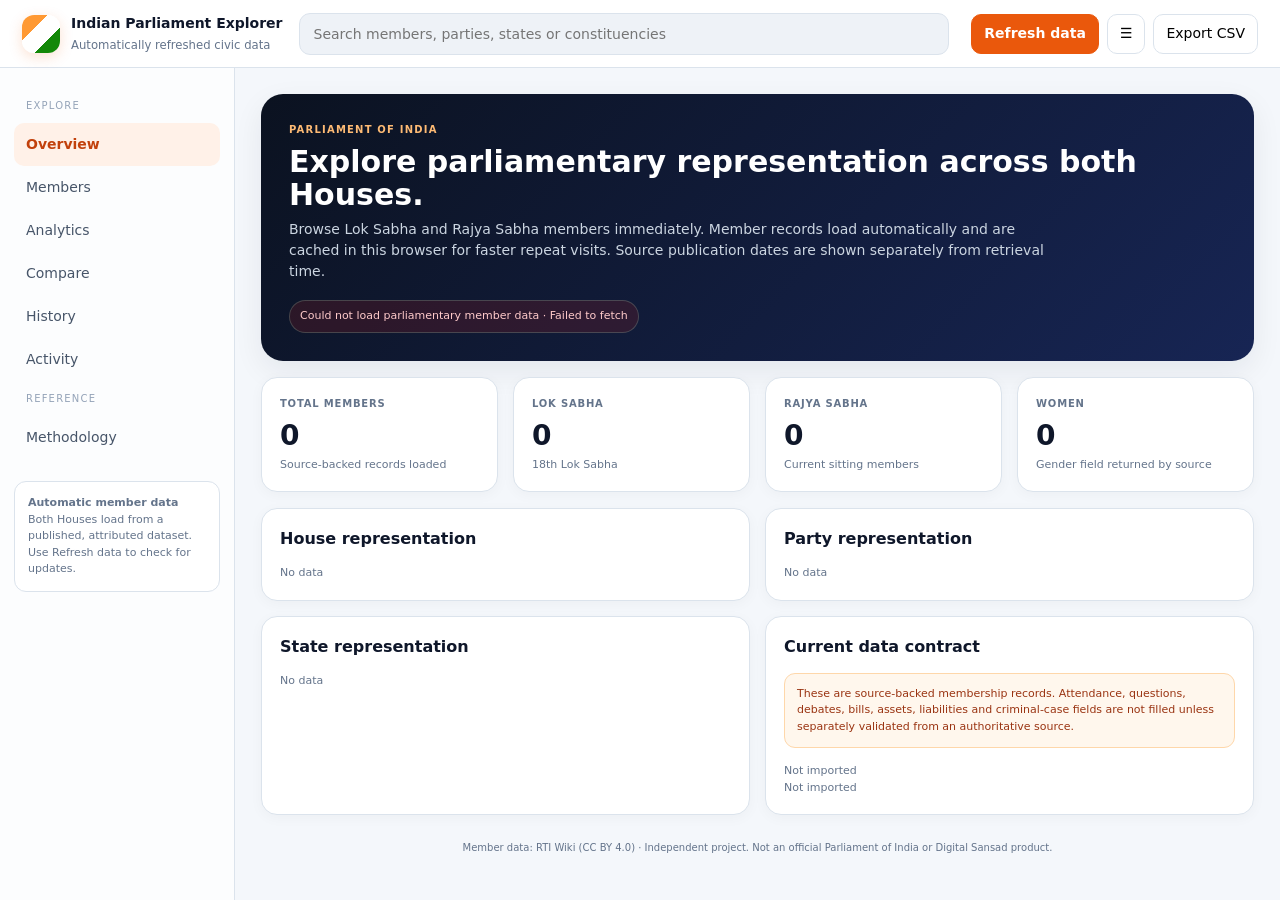
<file: index.html>
<!doctype html>
<html lang="en">
<head>
<meta charset="utf-8">
<meta name="viewport" content="width=device-width,initial-scale=1">
<meta name="theme-color" content="#0b1220">
<title>Indian Parliament Explorer</title>
<link rel="stylesheet" href="styles.css">
</head>
<body>
<header class="top"><div class="brand"><div class="mark"></div><div><strong>Indian Parliament Explorer</strong><small>Automatically refreshed civic data</small></div></div><div class="search"><input id="globalSearch" aria-label="Search members, parties, states or constituencies" placeholder="Search members, parties, states or constituencies"></div><div class="actions"><button class="btn primary" id="refreshData" aria-label="Refresh parliamentary member data">Refresh data</button><button class="btn" id="menu" aria-label="Toggle navigation">☰</button><button class="btn" id="export" aria-label="Export filtered member records as CSV">Export CSV</button></div></header>
<div class="shell" id="shell"><aside><nav class="nav"><div class="nav-label">Explore</div><button class="active" data-view="overview">Overview</button><button data-view="members">Members</button><button data-view="analytics">Analytics</button><button data-view="compare">Compare</button><button data-view="history">History</button><button data-view="activity">Activity</button><div class="nav-label">Reference</div><button data-view="methodology">Methodology</button></nav><div class="source-note"><strong>Automatic member data</strong><br>Both Houses load from a published, attributed dataset. Use Refresh data to check for updates.</div></aside><main>
<section id="overview" class="view active"><div class="hero"><div class="eyebrow">Parliament of India</div><h1>Explore parliamentary representation across both Houses.</h1><p>Browse Lok Sabha and Rajya Sabha members immediately. Member records load automatically and are cached in this browser for faster repeat visits. Source publication dates are shown separately from retrieval time.</p><div id="sourceStatus" class="status">Loading Lok Sabha and Rajya Sabha member records…</div></div><div id="kpis" class="grid kpis"></div><div class="grid two"><div class="card"><h2>House representation</h2><div id="houseBars"></div></div><div class="card"><h2>Party representation</h2><div id="partyBars"></div></div></div><div class="grid two" style="margin-top:15px"><div class="card"><h2>State representation</h2><div id="stateBars"></div></div><div class="card"><h2>Current data contract</h2><div class="notice">These are source-backed membership records. Attendance, questions, debates, bills, assets, liabilities and criminal-case fields are not filled unless separately validated from an authoritative source.</div><div id="coverage"></div></div></div></section>
<section id="members" class="view"><div class="eyebrow">Directory</div><h1>Members</h1><div class="toolbar"><select id="houseFilter" class="field"><option value="">All houses</option><option>Lok Sabha</option><option>Rajya Sabha</option></select><select id="partyFilter" class="field"><option value="">All parties</option></select><select id="stateFilter" class="field"><option value="">All states/UTs</option></select><select id="sortFilter" class="field"><option value="name">Name</option><option value="party">Party</option><option value="state">State</option><option value="house">House</option></select><label class="filter-label" for="ageFilter">Age range</label><select id="ageFilter" class="field"><option value="">Any age</option><option value="under40">Under 40</option><option value="40-59">40–59</option><option value="60plus">60+</option></select><label class="filter-label" for="termsFilter">Terms served</label><select id="termsFilter" class="field"><option value="">Any tenure</option><option value="1">1 term</option><option value="2plus">2+ terms</option></select><button id="reset" class="btn">Reset</button></div><div class="notice">Search and filters operate on the automatically loaded member directory. Use Refresh data to check the published source for updates; exported files contain only the currently filtered records.</div><div id="memberResults"></div></section>
<section id="analytics" class="view"><div class="eyebrow">Calculated from the loaded member directory</div><h1>Analytics</h1><div class="notice">All figures in this view are calculated from the loaded member records. They are derived statistics, not separately sourced parliamentary facts.</div><div class="grid three"><div class="card"><h2>Gender by House</h2><div id="genderByHouse"></div></div><div class="card"><h2>Age distribution</h2><div id="ageDistribution"></div></div><div class="card"><h2>House mix</h2><div id="houseMix"></div></div></div><div class="grid two" style="margin-top:15px"><div class="card"><h2>Party representation by House</h2><div id="partyByHouse"></div></div><div class="card"><h2>State/UT representation by House</h2><div id="stateByHouse"></div></div></div><div class="card" style="margin-top:15px"><h2>Top parties</h2><div id="topParties"></div></div><div class="card" style="margin-top:15px"><h2>Unsupported dimensions</h2><div id="unsupportedAnalytics" class="unsupported"></div></div></section>
<section id="compare" class="view"><div class="eyebrow">Parliament-wide comparison</div><h1>Compare Houses</h1><div class="notice">All counts below are calculated from the loaded records. They describe representation in the source snapshot and do not classify majority, opposition, elected or nominated status.</div><div id="comparisonSummary" class="compare-summary"></div><div class="card"><h2>Compare individual members</h2><div class="muted">Select up to four members for a source-backed side-by-side comparison.</div><div id="comparePickers" class="grid two"></div></div><div id="compareResult" class="card" style="margin-top:15px"></div></section>
<section id="activity" class="view"><div class="eyebrow">Official parliamentary activity</div><h1>Parliamentary activity</h1><div class="notice">This view is a discovery layer for official parliamentary activity resources. It links to Digital Sansad and the Parliament Digital Library rather than copying unvalidated activity records into the application. The linked resources may expose live or session-specific information.</div><div class="grid two activity-grid"><div class="card activity-card"><div class="pill">Lok Sabha</div><h2>Questions</h2><p class="muted">Questions, answers, question lists, calendars and related search resources.</p><a class="btn primary" href="https://sansad.in/ls/siteMap" target="_blank" rel="noreferrer">Open official resources</a></div><div class="card activity-card"><div class="pill">Lok Sabha</div><h2>Debates</h2><p class="muted">Uncorrected and corrected debates, debate search, synopsis and historical proceedings.</p><a class="btn primary" href="https://sansad.in/ls/siteMap" target="_blank" rel="noreferrer">Open official resources</a></div><div class="card activity-card"><div class="pill">Lok Sabha</div><h2>Legislation</h2><p class="muted">Official business and legislation resources covering Bills and related parliamentary material.</p><a class="btn primary" href="https://sansad.in/ls/business" target="_blank" rel="noreferrer">Open House Business</a></div><div class="card activity-card"><div class="pill">Lok Sabha</div><h2>Committees</h2><p class="muted">Committee composition, membership and related parliamentary committee resources.</p><a class="btn primary" href="https://sansad.in/ls/committee/committee-members" target="_blank" rel="noreferrer">Open committee members</a></div><div class="card activity-card"><div class="pill">Rajya Sabha</div><h2>Questions, debates and Bills</h2><p class="muted">The official House Business section provides questions, synopsis of debates and legislative business.</p><a class="btn primary" href="https://sansad.in/rs/house-business" target="_blank" rel="noreferrer">Open House Business</a></div><div class="card activity-card"><div class="pill">Rajya Sabha</div><h2>Activity dashboard</h2><p class="muted">Official dashboard entry point for debates, question notices, committee reports and Bills.</p><a class="btn primary" href="https://sansad.in/rs/dashboard" target="_blank" rel="noreferrer">Open dashboard</a></div><div class="card activity-card"><div class="pill">Rajya Sabha</div><h2>Committees</h2><p class="muted">Committee information and current parliamentary committee resources are available through the official site.</p><a class="btn primary" href="https://sansad.in/rs/siteMap" target="_blank" rel="noreferrer">Open official resources</a></div><div class="card activity-card"><div class="pill">Historical</div><h2>Parliament Digital Library</h2><p class="muted">Searchable parliamentary documents including historical debates, questions and committee material.</p><a class="btn primary" href="https://eparlib.sansad.in/" target="_blank" rel="noreferrer">Open digital library</a></div></div><div class="card" style="margin-top:15px"><h2>What is intentionally not calculated</h2><div class="unsupported">The explorer does not currently calculate member activity totals, attendance, debate participation, questions asked, Bills introduced, committee performance or similar rankings from these resources. Those metrics require separately validated, reproducible datasets and definitions.</div></div></section><section id="history" class="view"><div class="eyebrow">Historical reference</div><h1>Parliament history</h1><div class="notice">This history layer is an index to authoritative parliamentary archives. The chronology below records Lok Sabha periods and official archive links; it does not reproduce an unvalidated historical membership or election dataset.</div><div class="history-grid"><div class="card"><h2>Lok Sabha timeline</h2><div id="lokSabhaTimeline" class="timeline"><div class="muted">Loading historical archive…</div></div></div><div class="card"><h2>Rajya Sabha since 1952</h2><div id="rajyaSabhaHistory"></div></div></div><div class="card" style="margin-top:15px"><h2>Historical sources</h2><div id="historySources" class="method"></div></div></section><section id="methodology" class="view"><div class="eyebrow">Provenance</div><h1>Methodology</h1><div class="method"><div><strong>Primary sources</strong><br><a href="https://sansad.in/ls/members" target="_blank" rel="noreferrer">Lok Sabha member directory</a> · <a href="https://sansad.in/rs/members" target="_blank" rel="noreferrer">Rajya Sabha member directory</a>.</div><div><strong>Local import time</strong><br><span id="retrievedAt">Source metadata loading</span><br><span class="muted">This records when the file was imported, not when its source data was published.</span></div><div><strong>Coverage</strong><br>Coverage is determined by the two published source snapshots; the overview shows the loaded member counts for each House.</div><div><strong>Imported fields</strong><br>Name, house, party, state/UT, constituency where supplied, membership status, terms and available biographical fields.</div><div><strong>Unavailable fields</strong><br>Attendance, questions, debates, bills, assets, liabilities and criminal cases remain null unless separately validated from authoritative source records.</div><div><strong>Derived values</strong><br>Counts, shares, rankings and comparisons shown by the application are calculated from the locally imported records and are not presented as directly sourced facts.</div><div><strong>Member data</strong><br>Member records load automatically from the RTI Wiki published JSON snapshots. The app caches successful loads in browser storage and does not call Digital Sansad APIs directly. Source as-of dates and retrieval time are displayed separately.</div><div><strong>Historical reference layer</strong><br>Historical chronology and archive links are maintained in <code>data/history.json</code> and loaded locally.</div><div><strong>Archive</strong><br><code>legacy.html</code> is retained only as an archival copy of the previous application and is not used by the production data loader.</div><div><strong>Report a data issue</strong><br><a href="https://github.com/Aaqibhafeezkhan/IndianParliamentInfographic/issues/new?template=blank" target="_blank" rel="noreferrer">Open a correction report on GitHub</a>. Include the member, field, official source URL and retrieval date.</div></div></section>
<div class="footer">Member data: RTI Wiki (CC BY 4.0) · Independent project. Not an official Parliament of India or Digital Sansad product.</div></main></div>
<div class="modal" id="modal"><div class="dialog"><div class="dialog-head"><div><strong id="modalName"></strong><div id="modalMeta" class="muted"></div></div><button class="close" id="close">×</button></div><div class="dialog-body" id="modalBody"></div></div></div>
<script src="data/loader.js"></script>
<script src="app.js"></script>
</body>
</html>
</file>
<file: styles.css>
:root{--bg:#f4f7fb;--panel:#fff;--soft:#eef2f7;--text:#0f172a;--muted:#64748b;--line:#dbe3ec;--orange:#ea580c;--blue:#2563eb;--green:#15803d;--red:#dc2626;--shadow:0 10px 30px rgba(15,23,42,.07);--radius:16px}*{box-sizing:border-box}body{margin:0;background:var(--bg);color:var(--text);font:14px/1.5 Inter,system-ui,-apple-system,BlinkMacSystemFont,"Segoe UI",sans-serif}button,input,select{font:inherit}button{cursor:pointer}.top{height:68px;position:sticky;top:0;z-index:20;background:rgba(255,255,255,.94);backdrop-filter:blur(14px);border-bottom:1px solid var(--line);display:flex;align-items:center;gap:16px;padding:0 22px}.brand{display:flex;gap:11px;align-items:center;min-width:245px}.mark{width:38px;height:38px;border-radius:12px;background:linear-gradient(135deg,#ff9933 0 33%,#fff 33% 66%,#138808 66%);box-shadow:0 4px 14px rgba(234,88,12,.18)}.brand strong{display:block}.brand small{color:var(--muted)}.search{flex:1;max-width:650px}.search input{width:100%;height:42px;border:1px solid var(--line);border-radius:11px;background:var(--soft);padding:0 14px;outline:0}.actions{margin-left:auto;display:flex;gap:8px}.btn,.select{height:40px;border:1px solid var(--line);background:#fff;border-radius:10px;padding:0 12px}.btn.primary{background:var(--orange);border-color:var(--orange);color:#fff;font-weight:700}.shell{display:grid;grid-template-columns:235px 1fr;min-height:calc(100vh - 68px)}aside{position:sticky;top:68px;height:calc(100vh - 68px);padding:20px 14px;border-right:1px solid var(--line);background:rgba(255,255,255,.75)}.nav button{width:100%;border:0;background:transparent;text-align:left;padding:11px 12px;border-radius:10px;color:#475569}.nav button.active,.nav button:hover{background:#fff1e8;color:#c2410c;font-weight:700}.nav-label{font-size:10px;text-transform:uppercase;letter-spacing:.12em;color:#94a3b8;padding:10px 12px}.source-note{margin-top:22px;padding:13px;border:1px solid var(--line);background:#fff;border-radius:12px;font-size:11px;color:var(--muted)}main{padding:26px;min-width:0}.view{display:none}.view.active{display:block}.hero{background:linear-gradient(135deg,#0b1220,#172554);color:#fff;border-radius:22px;padding:28px;box-shadow:var(--shadow)}.eyebrow{font-size:10px;font-weight:800;text-transform:uppercase;letter-spacing:.12em;color:#fdba74}.hero h1{font-size:30px;line-height:1.1;margin:8px 0}.hero p{max-width:760px;color:#cbd5e1;margin:0}.status{display:inline-flex;margin-top:18px;padding:7px 10px;border-radius:999px;background:rgba(34,197,94,.12);border:1px solid rgba(187,247,208,.2);color:#bbf7d0;font-size:11px}.grid{display:grid;gap:15px}.kpis{grid-template-columns:repeat(4,1fr);margin:16px 0}.two{grid-template-columns:1fr 1fr}.three{grid-template-columns:repeat(3,1fr)}.card{background:#fff;border:1px solid var(--line);border-radius:var(--radius);padding:18px;box-shadow:0 3px 14px rgba(15,23,42,.035)}.card h2{font-size:16px;margin:0 0 14px}.kpi-label{font-size:10px;text-transform:uppercase;letter-spacing:.08em;color:var(--muted);font-weight:800}.kpi-value{font-size:28px;font-weight:800;margin-top:4px}.kpi-sub{font-size:11px;color:var(--muted)}.bar{display:grid;grid-template-columns:125px 1fr 45px;gap:9px;align-items:center;margin:9px 0;font-size:12px}.compare-row{display:grid;grid-template-columns:minmax(110px,160px) 1fr;gap:10px;align-items:center;margin:11px 0}.compare-name{font-size:11px;font-weight:700;overflow:hidden;text-overflow:ellipsis;white-space:nowrap}.compare-bars{display:grid;gap:6px}.compare-bar{display:grid;grid-template-columns:24px 1fr 28px;gap:6px;align-items:center}.compare-bar-label{font-size:9px;color:var(--muted);font-weight:800}.compare-bar strong{font-size:10px;text-align:right}.unsupported{padding:12px;background:#f8fafc;border:1px dashed var(--line);border-radius:11px;color:var(--muted);font-size:11px}.track{height:8px;background:var(--soft);border-radius:99px;overflow:hidden}.fill{height:100%;background:var(--blue);border-radius:99px}.toolbar{display:flex;flex-wrap:wrap;gap:9px;margin:16px 0}.field{height:39px;border:1px solid var(--line);border-radius:9px;background:#fff;padding:0 10px;min-width:150px}.member-layout{display:grid;grid-template-columns:220px 1fr;gap:15px}.filters label{display:block;font-size:10px;text-transform:uppercase;letter-spacing:.06em;color:var(--muted);font-weight:800;margin:13px 0 6px}.filters input,.filters select{width:100%;height:38px;border:1px solid var(--line);border-radius:9px;background:#fff;padding:0 9px}.table-wrap{overflow:auto;background:#fff;border:1px solid var(--line);border-radius:14px}.table{width:100%;border-collapse:collapse;min-width:850px}.table th{background:#f8fafc;color:var(--muted);font-size:10px;text-transform:uppercase;text-align:left;padding:11px}.table td{padding:11px;border-top:1px solid #edf1f5;font-size:12px}.table tbody tr:hover{background:#fafafa}.table tbody tr:focus-visible,button:focus-visible,a:focus-visible,input:focus-visible,select:focus-visible{outline:3px solid #2563eb;outline-offset:2px}.filter-label{font-size:11px;color:var(--muted);align-self:center}.pill{display:inline-flex;border-radius:999px;padding:4px 8px;background:#e8eefc;color:#1e40af;font-size:10px;font-weight:800}.cards{display:grid;grid-template-columns:repeat(auto-fill,minmax(240px,1fr));gap:13px}.member{cursor:pointer}.member:hover{transform:translateY(-2px);box-shadow:var(--shadow)}.member-top{display:flex;gap:11px}.avatar{width:45px;height:45px;border-radius:13px;display:grid;place-items:center;background:#172554;color:#fff;font-weight:800;flex:none}.member h3{font-size:14px;margin:0}.muted{color:var(--muted);font-size:11px}.stats{display:grid;grid-template-columns:repeat(3,1fr);gap:7px;margin-top:14px}.stat{background:var(--soft);border-radius:9px;padding:8px;text-align:center}.stat strong{display:block;font-size:15px}.stat span{font-size:9px;color:var(--muted)}.notice{padding:12px;background:#fff7ed;border:1px solid #fed7aa;border-radius:11px;color:#9a3412;font-size:11px;margin-bottom:15px}.method{display:grid;gap:12px}.method div{background:#f8fafc;border:1px solid var(--line);border-radius:11px;padding:14px}.compare{overflow:auto}.compare table{width:100%;border-collapse:collapse}.compare th,.compare td{padding:10px;border-bottom:1px solid var(--line);text-align:center}.compare th:first-child,.compare td:first-child{text-align:left}.empty{text-align:center;padding:40px;color:var(--muted)}.error{background:#fef2f2;border:1px solid #fecaca;color:#991b1b;padding:15px;border-radius:12px}.modal{position:fixed;inset:0;background:rgba(2,6,23,.58);display:none;place-items:center;z-index:40;padding:15px}.modal.open{display:grid}.dialog{width:min(760px,96vw);max-height:90vh;overflow:auto;background:#fff;border-radius:18px}.dialog-head{display:flex;justify-content:space-between;gap:15px;padding:18px;border-bottom:1px solid var(--line)}.dialog-body{padding:20px}.close{border:0;background:var(--soft);border-radius:9px;width:34px;height:34px}.detail{display:grid;grid-template-columns:repeat(3,1fr);gap:9px;margin:17px 0}.detail div{background:var(--soft);padding:11px;border-radius:10px}.detail span{display:block;color:var(--muted);font-size:10px}.footer{text-align:center;color:var(--muted);font-size:10px;margin:25px 0 5px}@media(max-width:1050px){.shell{grid-template-columns:1fr}aside{position:fixed;left:-250px;top:68px;width:235px;z-index:15;transition:.2s}.shell.open aside{left:0}.kpis{grid-template-columns:repeat(2,1fr)}.two,.three,.member-layout{grid-template-columns:1fr}}@media(max-width:650px){.top{height:60px;padding:0 10px}.brand{min-width:auto}.brand small{display:none}.mark{width:32px;height:32px}.top .search{display:none}aside{top:60px;height:calc(100vh - 60px)}main{padding:15px}.hero h1{font-size:24px}.kpis{grid-template-columns:1fr 1fr}.detail{grid-template-columns:1fr 1fr}}

.compare-summary{display:grid;grid-template-columns:repeat(3,1fr);gap:15px;margin:15px 0}.summary-card{background:var(--card);border:1px solid var(--line);border-radius:14px;padding:16px}.summary-card h2{margin:0 0 10px;font-size:15px}.summary-card .muted{margin-bottom:10px}.comparison-list{display:grid;gap:8px}.comparison-item{display:grid;grid-template-columns:minmax(0,1fr) auto;gap:10px;align-items:center;padding:9px 0;border-bottom:1px solid var(--line)}.comparison-item:last-child{border-bottom:0}.comparison-item strong{font-size:13px}.comparison-counts{font-size:11px;color:var(--muted);white-space:nowrap}.comparison-empty{color:var(--muted);font-size:12px;padding:8px 0}@media(max-width:900px){.compare-summary{grid-template-columns:1fr 1fr}}@media(max-width:650px){.compare-summary{grid-template-columns:1fr}}
.history-grid{display:grid;grid-template-columns:1.35fr .65fr;gap:15px;margin-top:15px}.timeline{display:grid;gap:9px}.timeline-item{display:grid;grid-template-columns:120px 1fr auto;gap:12px;align-items:center;padding:11px 0;border-bottom:1px solid var(--line)}.timeline-item:last-child{border-bottom:0}.timeline-house{font-weight:800;font-size:12px}.timeline-period{color:var(--muted);font-size:11px}.history-link{font-size:11px;color:#1d4ed8;font-weight:700;text-decoration:none}.history-link:hover{text-decoration:underline}.history-fact{padding:12px;background:#f8fafc;border:1px solid var(--line);border-radius:11px;margin-bottom:9px}.history-fact strong{display:block;margin-bottom:3px}.history-source{font-size:10px;color:var(--muted)}@media(max-width:900px){.history-grid{grid-template-columns:1fr}.timeline-item{grid-template-columns:110px 1fr}.timeline-item .history-link{grid-column:2}}@media(max-width:650px){.timeline-item{grid-template-columns:1fr;gap:4px}.timeline-item .history-link{grid-column:auto}}.activity-grid{margin-top:15px}.activity-card{display:flex;flex-direction:column;align-items:flex-start}.activity-card h2{margin:10px 0 6px}.activity-card p{min-height:36px}.activity-card .btn{margin-top:auto}
</file>
